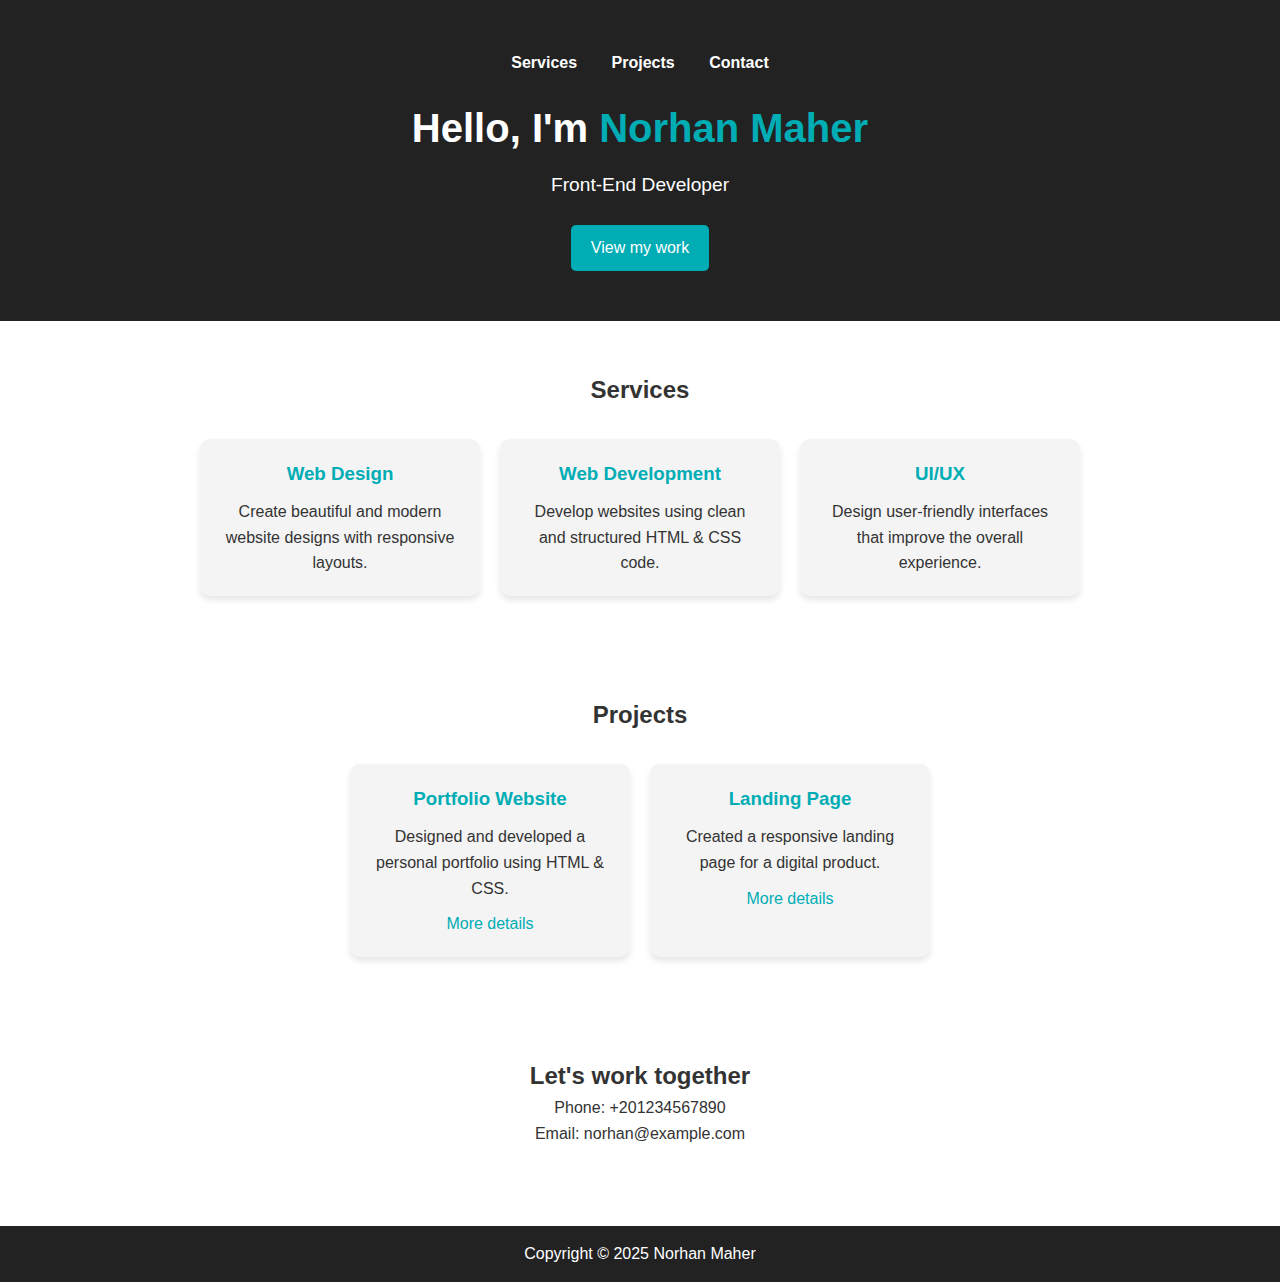
<file: index.html>
<!DOCTYPE html>
<html lang="en">
<head>
  <meta charset="UTF-8">
  <meta name="viewport" content="width=device-width, initial-scale=1.0">
  <title>Norhan Maher - Portfolio</title>
  <link rel="stylesheet" href="sty.css">
</head>
<body>
  <header>
    <nav>
      <ul>
        <li><a href="#services">Services</a></li>
        <li><a href="#projects">Projects</a></li>
        <li><a href="#contact">Contact</a></li>
      </ul>
    </nav>
    <div class="intro">
      <h1>Hello, I'm <span>Norhan Maher</span></h1>
      <p>Front-End Developer</p>
      <a href="#projects" class="btn">View my work</a>
    </div>
  </header>

  <section id="services">
    <h2>Services</h2>
    <div class="services-container">
      <div class="service">
        <h3>Web Design</h3>
        <p>Create beautiful and modern website designs with responsive layouts.</p>
      </div>
      <div class="service">
        <h3>Web Development</h3>
        <p>Develop websites using clean and structured HTML & CSS code.</p>
      </div>
      <div class="service">
        <h3>UI/UX</h3>
        <p>Design user-friendly interfaces that improve the overall experience.</p>
      </div>
    </div>
  </section>

  <section id="projects">
    <h2>Projects</h2>
    <div class="projects-container">
      <div class="project">
        <h3>Portfolio Website</h3>
        <p>Designed and developed a personal portfolio using HTML & CSS.</p>
        <a href="#">More details</a>
      </div>
      <div class="project">
        <h3>Landing Page</h3>
        <p>Created a responsive landing page for a digital product.</p>
        <a href="#">More details</a>
      </div>
    </div>
  </section>

  <section id="contact">
    <h2>Let's work together</h2>
    <p>Phone: +201234567890</p>
    <p>Email: norhan@example.com</p>
  </section>

  <footer>
    <p>Copyright © 2025 Norhan Maher</p>
  </footer>
</body>
</html>
</file>
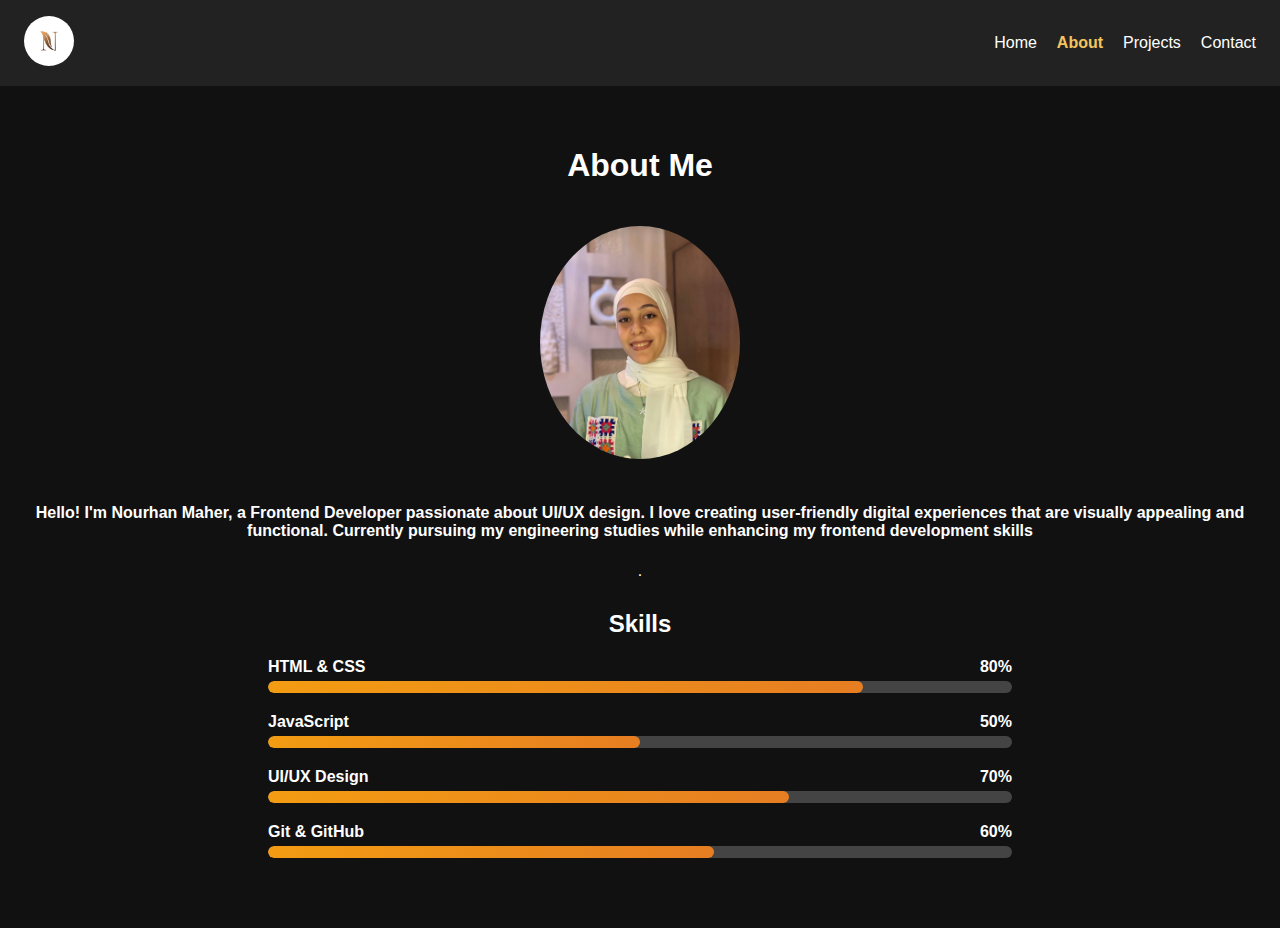
<file: about.html>
<!DOCTYPE html>
<html lang="en">
<head>
  <meta charset="UTF-8">
  <meta name="viewport" content="width=device-width, initial-scale=1.0">
  <title>Portfolio - About</title>
  <link rel="stylesheet" href="./main.css">
</head>
<body>
  <div class="container">
    <a href="./index.html" class="logo"><img src="./images/Logo.jpeg" alt="Logo"></a>
    <nav class="navbar">
      <ul>
        <li><a href="./index.html">Home</a></li>
        <li><a href="./about.html" class="active">About</a></li>
        <li><a href="./projects.html">Projects</a></li>
        <li><a href="./contact.html">Contact</a></li>
      </ul>
    </nav>
  </div>

  <div class="main-content">
    <h1>About Me</h1>
    <img src="./images/profile.jpeg" alt="Nourhan Maher" width="200" style="border-radius: 50%; margin: 20px 0;">
    <p><h4>Hello! I'm Nourhan Maher, a Frontend Developer passionate about UI/UX design. I love creating user-friendly digital experiences that are visually appealing and functional. Currently pursuing my engineering studies while enhancing my frontend development skills</h4>.</p>
    
  
    <section class="skills">
  <h2>Skills</h2>

  <div class="skill">
    <p>HTML & CSS <span>80%</span></p>
    <div class="progress">
      <div class="progress-bar" style="width: 80%;"></div>
    </div>
  </div>

  <div class="skill">
    <p>JavaScript <span>50%</span></p>
    <div class="progress">
      <div class="progress-bar" style="width: 50%;"></div>
    </div>
  </div>

  <div class="skill">
    <p>UI/UX Design <span>70%</span></p>
    <div class="progress">
      <div class="progress-bar" style="width: 70%;"></div>
    </div>
  </div>

  <div class="skill">
    <p>Git & GitHub <span>60%</span></p>
    <div class="progress">
      <div class="progress-bar" style="width: 60%;"></div>
    </div>
  </div>
</section>
  </div>
</body>
</html>
</file>
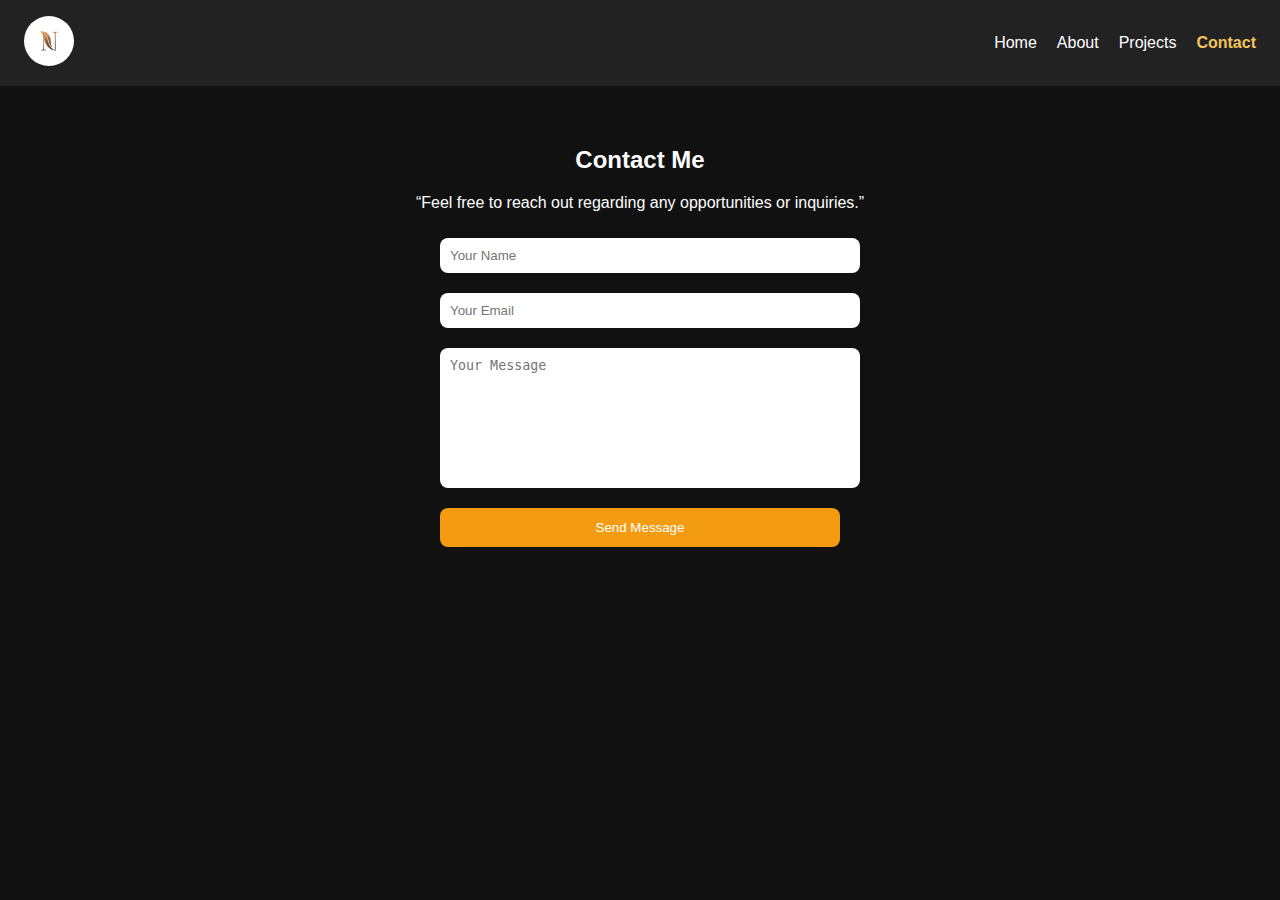
<file: contact.html>
<!DOCTYPE html>
<html lang="en">
<head>
  <meta charset="UTF-8">
  <meta name="viewport" content="width=device-width, initial-scale=1.0">
  <title>Portfolio - Contact</title>
  <link rel="stylesheet" href="./main.css">
</head>
<body>
  <div class="container">
    <a href="./index.html" class="logo"><img src="./images/Logo.jpeg" alt="Logo"></a>
    <nav class="navbar">
      <ul>
        <li><a href="./index.html">Home</a></li>
        <li><a href="./about.html">About</a></li>
        <li><a href="./projects.html">Projects</a></li>
        <li><a href="./contact.html" class="active">Contact</a></li>
      </ul>
    </nav>
  </div>

  <div class="main-content">
  <h2>Contact Me</h2>
  <p>“Feel free to reach out regarding any opportunities or inquiries.”</p>
  
  <form action="#" method="post" class="contact-form">
    <input type="text" name="name" placeholder="Your Name" required>
    <input type="email" name="email" placeholder="Your Email" required>
    <textarea name="message" placeholder="Your Message" required></textarea>
    <button type="submit" class="contact-button">Send Message</button>
  </form>
</div>
</body>
</html>
</file>
<file: main.css>
body {
  font-family: Arial, sans-serif;
  margin: 0;
  padding: 0;
  background-color: #111;
  color: #fff;
}

/* ================= Header ================= */
.container {
  display: flex;
  justify-content: space-between;
  align-items: center;
  padding: 16px 24px;
  background-color: #222;
}

.logo img {
  width: 50px;
  height: 50px;
  border-radius: 50%; /* يخلي اللوجو دائري */
  object-fit: cover;
}

.navbar ul {
  list-style: none;
  display: flex;
  gap: 20px;
  margin: 0;
  padding: 0;
}

.navbar ul li a {
  color: #fff;
  text-decoration: none;
}

.navbar ul li a.active {
  color: #f5c45e;
  font-weight: bold;
}

/* ================= Main Section ================= */
.main-content {
  padding: 40px 20px;
  text-align: center;
}

.content h1 {
  font-size: 48px;
  font-weight: bold;
  color: #d6ce55;
  margin: 5px 0;
}

.content h3 {
  font-size: 22px;
  font-weight: 500;
  color: #555;
  margin: 5px 0;
}

.content h4 {
  font-size: 16px;
  font-weight: normal;
  color: #666;
  line-height: 1.4;
  margin: 10px 0;
  max-width: 550px;
}

.content .intro {
  font-size: 20px;
  color: #ff9800;
  margin-bottom: 5px;
}

.social-icons {
  display: flex;
  justify-content: center;
  gap: 16px;
  margin: 16px 0;
}

.social-icons img {
  width: 40px;
  transition: transform 0.3s ease;
}

.social-icons img:hover {
  transform: scale(1.2);
}

.buttons a {
  display: inline-block;
  margin: 12px;
  padding: 10px 20px;
  text-decoration: none;
  border-radius: 5px;
  font-weight: bold;
}

.contact-button {
  background-color: #f5c45e;
  color: #111;
}

.contact-button2 {
  border: 2px solid #f5c45e;
  color: #f5c45e;
}

.contact-button:hover, 
.contact-button2:hover {
  background-color: #ffc107;
  color: #111;
}

/* ================= Home Section ================= */
.home {
  display: flex;
  justify-content: space-between;
  align-items: center;
  padding: 60px 8%;
  gap: 40px;
  flex-wrap: wrap; /* عشان الموبايل */
}

.content {
  flex: 1;
  max-width: 55%;
  display: flex;
  flex-direction: column;
  gap: 20px;
}

/* ================= Profile Picture ================= */
.profile-pic {
  flex: 0 0 250px;
  display: flex;
  justify-content: center;
}

.profile-pic img {
  width: 300px;
  height: 300px;
  border-radius: 50%;
  object-fit: cover;
  box-shadow: 0 0 20px rgba(255,255,255,0.8), 
              0 0 40px rgba(255,255,255,0.5),
              0 0 60px rgba(255,255,255,0.3);
  transition: transform 0.3s ease, box-shadow 0.3s ease;
}

.profile-pic img:hover {
  transform: scale(1.05);
  box-shadow: 0 0 25px rgba(255,255,255,1),
              0 0 50px rgba(255,255,255,0.7),
              0 0 70px rgba(255,255,255,0.5);
}

/* ================= Carousel ================= */
.carousel {
  display: flex;
  flex-wrap: wrap;
  justify-content: center;
  gap: 24px;
  padding: 20px;
}

.carousel-item {
  background-color: #222;
  border: 1px solid #f5c45e;
  border-radius: 8px;
  width: 300px;
  padding: 16px;
  text-align: center;
}

.carousel-item img {
  width: 100%;
  border-radius: 6px;
}

.carousel-item h3 {
  margin: 12px 0 6px;
  color: #f5c45e;
}

.carousel-item p {
  font-size: 14px;
  color: #ddd;
}

.carousel-item a.view {
  display: inline-block;
  margin-top: 12px;
  padding: 8px 16px;
  background-color: #f5c45e;
  color: #111;
  text-decoration: none;
  border-radius: 4px;
  font-weight: bold;
}

.carousel-item a.view:hover {
  background-color: #ffc107;
}

/* ================= Skills ================= */
.skills {
  width: 60%;
  margin: 30px auto;
  color: #fff;
}

.skill {
  margin-bottom: 20px;
}

.skill p {
  display: flex;
  justify-content: space-between;
  margin: 0 0 5px;
  font-weight: bold;
}

.progress {
  background: #444;
  border-radius: 20px;
  overflow: hidden;
  height: 12px;
}

.progress-bar {
  height: 12px;
  background: linear-gradient(90deg, #f39c12, #e67e22);
  border-radius: 20px;
}

/* ================= Contact ================= */
.main-content {
  text-align: center;
  color: #fff;
  padding: 40px 20px;
}

.contact-form {
  max-width: 400px;
  margin: auto;
  display: flex;
  flex-direction: column;
}

.contact-form input,
.contact-form textarea {
  width: 100%;
  margin: 10px 0;
  padding: 10px;
  border: none;
  border-radius: 8px;
  outline: none;
}

.contact-form textarea {
  height: 120px;
  resize: none;
}

.contact-button {
  background: #f39c12;
  color: #fff;
  border: none;
  padding: 12px;
  margin-top: 10px;
  border-radius: 8px;
  cursor: pointer;
  transition: 0.3s;
}

.contact-button:hover {
  background: #e67e22;
}

/* ================= Responsive ================= */
@media (max-width: 768px) {
  .home {
    flex-direction: column;
    text-align: center;
  }

  .content {
    max-width: 100%;
  }

  .profile-pic img {
    width: 220px;
    height: 220px;
  }

  .navbar ul {
    flex-direction: column;
    background: #222;
    padding: 10px;
    border-radius: 8px;
  }
}
</file>
<file: sty.css>
/* General Reset */
* {
    margin: 0;
    padding: 0;
    box-sizing: border-box;
    font-family: Arial, sans-serif;
  }
  
  body {
    line-height: 1.6;
    color: #333;
  }
  
  header {
    background: #222;
    color: #fff;
    text-align: center;
    padding: 50px 20px;
  }
  
  header nav ul {
    list-style: none;
    margin-bottom: 20px;
  }
  
  header nav ul li {
    display: inline;
    margin: 0 15px;
  }
  
  header nav ul li a {
    color: #fff;
    text-decoration: none;
    font-weight: bold;
  }
  
  .intro h1 {
    font-size: 2.5rem;
  }
  
  .intro span {
    color: #00adb5;
  }
  
  .intro p {
    font-size: 1.2rem;
    margin: 10px 0;
  }
  
  .btn {
    display: inline-block;
    background: #00adb5;
    color: #fff;
    padding: 10px 20px;
    margin-top: 15px;
    text-decoration: none;
    border-radius: 5px;
    transition: 0.3s;
  }
  
  .btn:hover {
    background: #01949a;
  }
  
  /* Sections */
  section {
    padding: 50px 20px;
    text-align: center;
  }
  
  .services-container, .projects-container {
    display: flex;
    justify-content: center;
    gap: 20px;
    margin-top: 30px;
    flex-wrap: wrap;
  }
  
  .service, .project {
    background: #f4f4f4;
    padding: 20px;
    border-radius: 10px;
    width: 280px;
    box-shadow: 0 4px 6px rgba(0,0,0,0.1);
  }
  
  .service h3, .project h3 {
    margin-bottom: 10px;
    color: #00adb5;
  }
  
  .project a {
    display: inline-block;
    margin-top: 10px;
    color: #00adb5;
    text-decoration: none;
  }
  
  .project a:hover {
    text-decoration: underline;
  }
  
  /* Footer*/
  footer {
    background: #222;
    color: #fff;
    text-align: center;
    padding: 15px 0;
    margin-top: 30px;
  }
</file>
